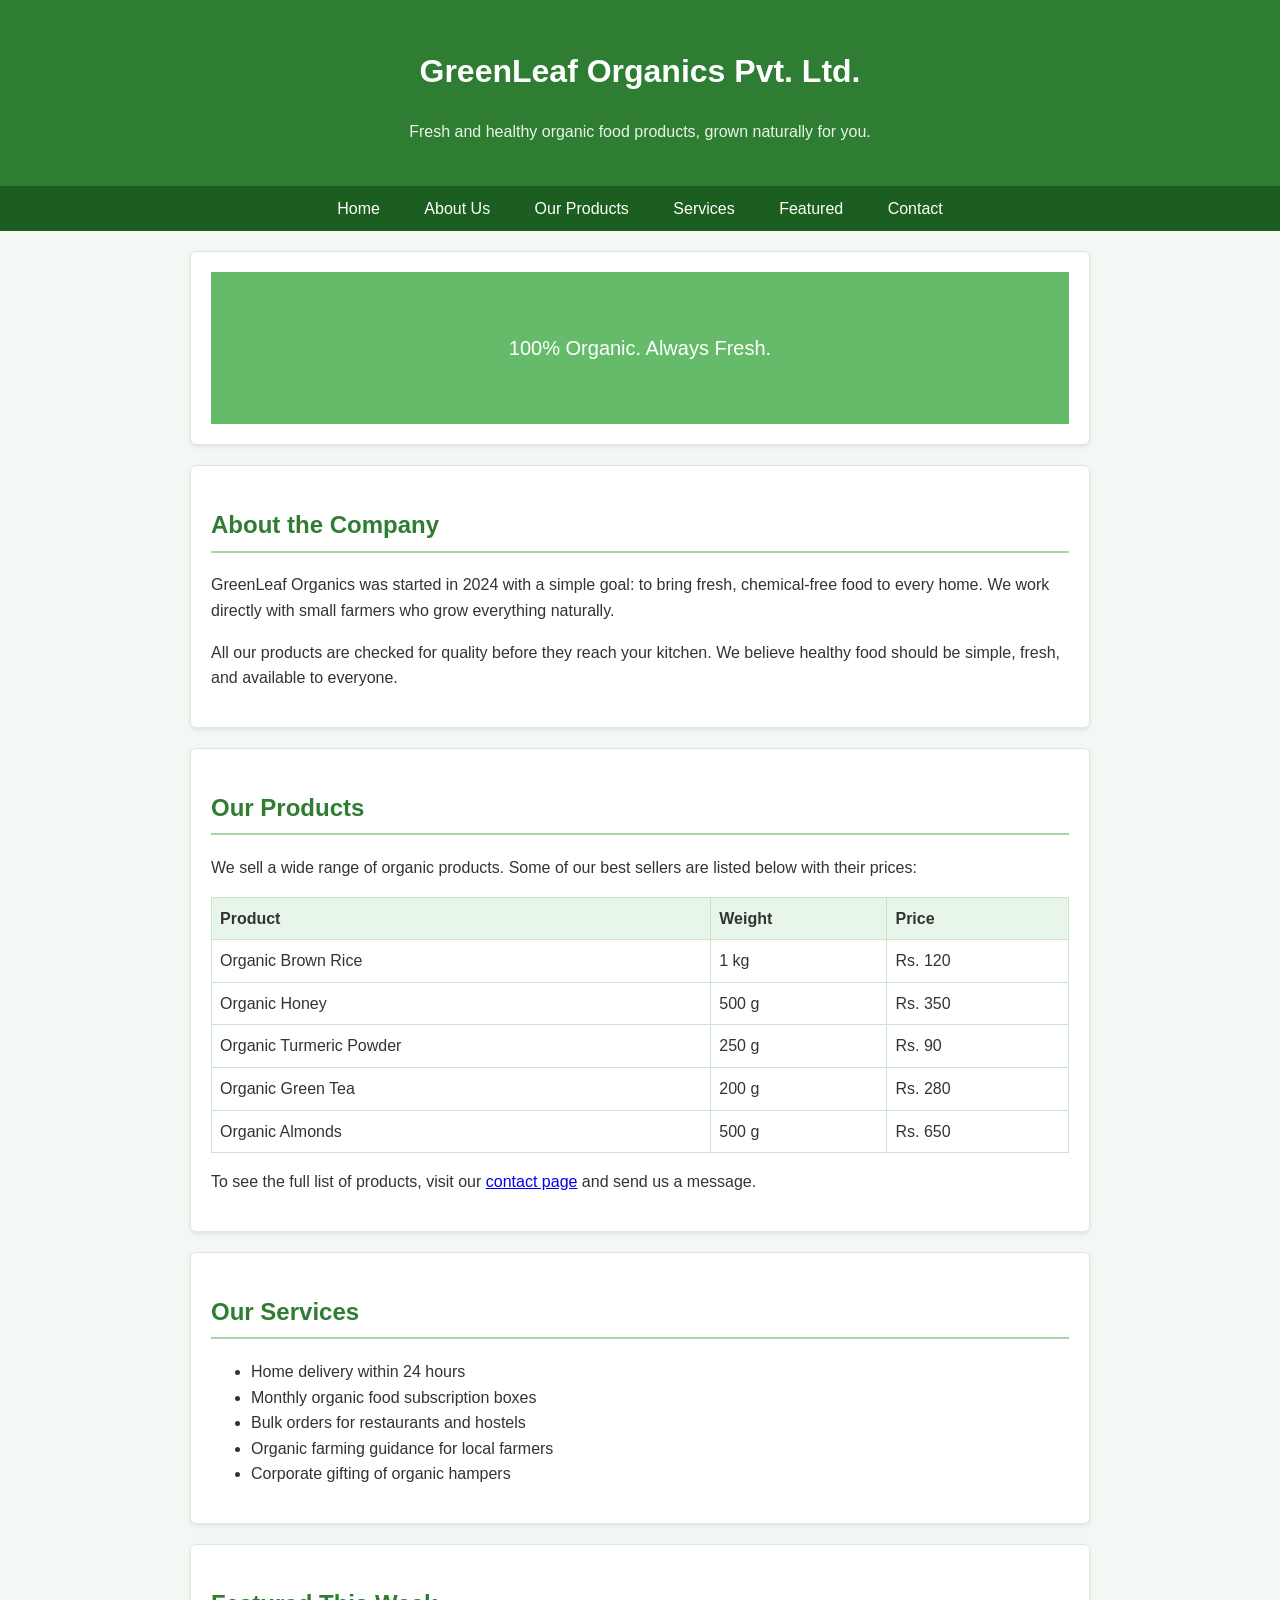
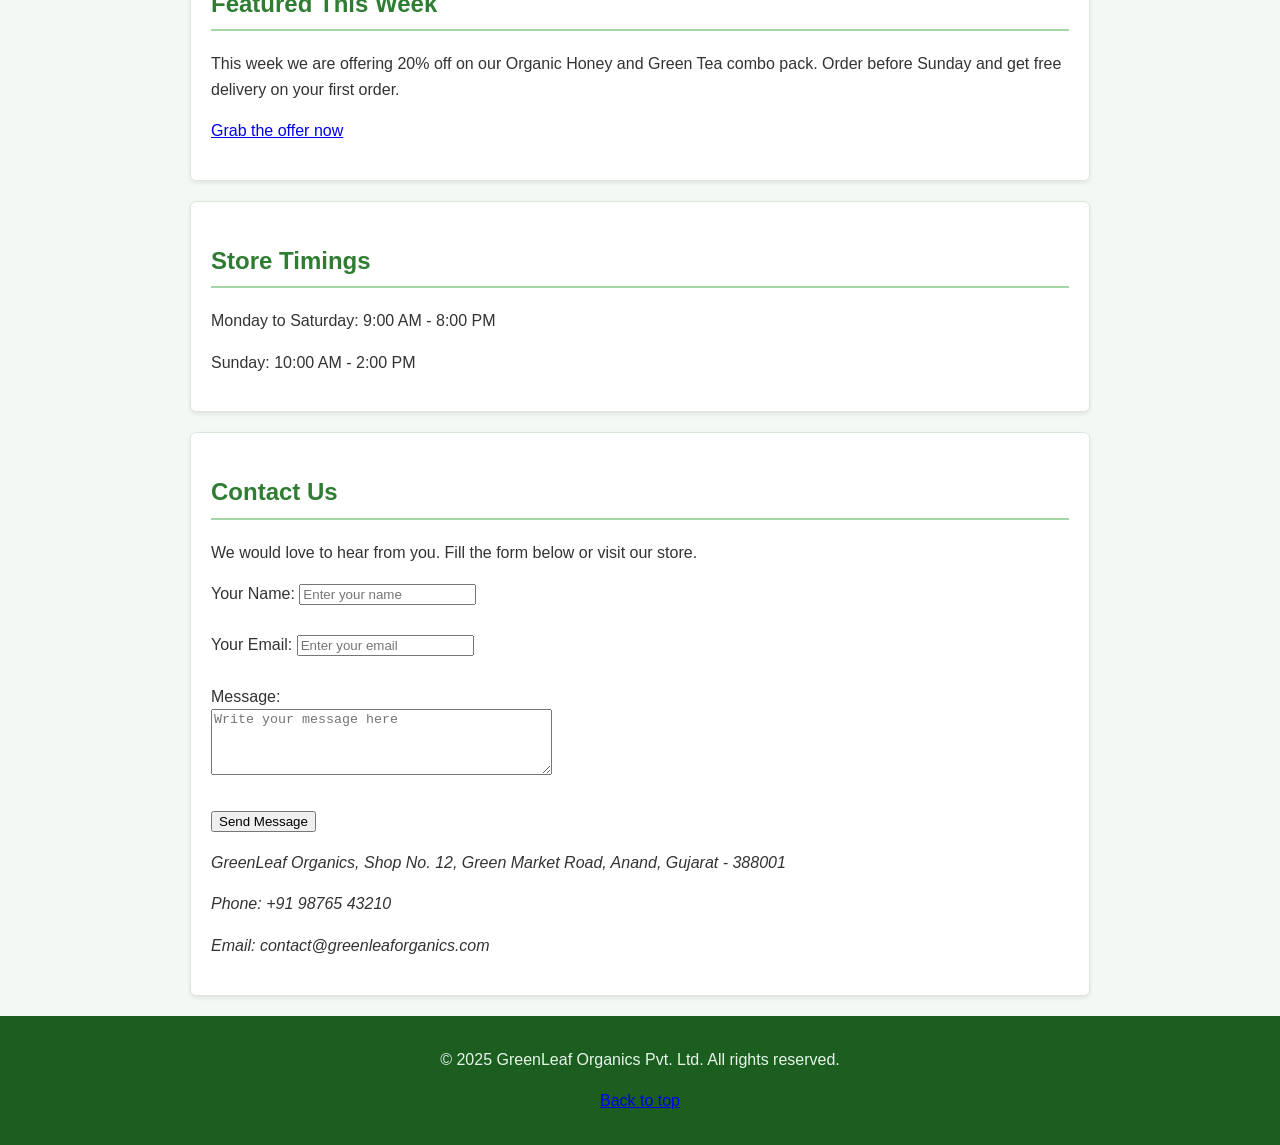
<file: practical 1 /index.html>
<!DOCTYPE html>
<html lang="en">
<head>
    <meta charset="UTF-8">
    <meta name="viewport" content="width=device-width, initial-scale=1.0">
    <meta name="author" content="GreenLeaf Organics Pvt. Ltd.">
    <meta name="description" content="Official homepage of GreenLeaf Organics. We sell fresh organic food products and promote healthy living.">
    <title>GreenLeaf Organics | Home</title>
    <link rel="stylesheet" href="style.css">
</head>
<body>

    <header>
        <h1>GreenLeaf Organics Pvt. Ltd.</h1>
        <p>Fresh and healthy organic food products, grown naturally for you.</p>
    </header>

    <nav>
        <ul>
            <li><a href="#home">Home</a></li>
            <li><a href="#about">About Us</a></li>
            <li><a href="#products">Our Products</a></li>
            <li><a href="#services">Services</a></li>
            <li><a href="#featured">Featured</a></li>
            <li><a href="#contact">Contact</a></li>
        </ul>
    </nav>

    <main>

        <section id="home">
            <div class="banner">
                <p>100% Organic. Always Fresh.</p>
            </div>
        </section>

        <section id="about">
            <h2>About the Company</h2>
            <article>
                <p>GreenLeaf Organics was started in 2024 with a simple goal: to bring fresh, chemical-free food to every home. We work directly with small farmers who grow everything naturally.</p>
                <p>All our products are checked for quality before they reach your kitchen. We believe healthy food should be simple, fresh, and available to everyone.</p>
            </article>
        </section>

        <section id="products">
            <h2>Our Products</h2>
            <article>
                <p>We sell a wide range of organic products. Some of our best sellers are listed below with their prices:</p>
                <table>
                    <tr>
                        <th>Product</th>
                        <th>Weight</th>
                        <th>Price</th>
                    </tr>
                    <tr>
                        <td>Organic Brown Rice</td>
                        <td>1 kg</td>
                        <td>Rs. 120</td>
                    </tr>
                    <tr>
                        <td>Organic Honey</td>
                        <td>500 g</td>
                        <td>Rs. 350</td>
                    </tr>
                    <tr>
                        <td>Organic Turmeric Powder</td>
                        <td>250 g</td>
                        <td>Rs. 90</td>
                    </tr>
                    <tr>
                        <td>Organic Green Tea</td>
                        <td>200 g</td>
                        <td>Rs. 280</td>
                    </tr>
                    <tr>
                        <td>Organic Almonds</td>
                        <td>500 g</td>
                        <td>Rs. 650</td>
                    </tr>
                </table>
                <p>To see the full list of products, visit our <a href="#contact">contact page</a> and send us a message.</p>
            </article>
        </section>

        <section id="services">
            <h2>Our Services</h2>
            <article>
                <ul>
                    <li>Home delivery within 24 hours</li>
                    <li>Monthly organic food subscription boxes</li>
                    <li>Bulk orders for restaurants and hostels</li>
                    <li>Organic farming guidance for local farmers</li>
                    <li>Corporate gifting of organic hampers</li>
                </ul>
            </article>
        </section>

        <section id="featured">
            <h2>Featured This Week</h2>
            <article>
                <p>This week we are offering 20% off on our Organic Honey and Green Tea combo pack. Order before Sunday and get free delivery on your first order.</p>
                <p><a href="#contact">Grab the offer now</a></p>
            </article>
        </section>

        <aside>
            <h2>Store Timings</h2>
            <p>Monday to Saturday: 9:00 AM - 8:00 PM</p>
            <p>Sunday: 10:00 AM - 2:00 PM</p>
        </aside>

        <section id="contact">
            <h2>Contact Us</h2>
            <article>
                <p>We would love to hear from you. Fill the form below or visit our store.</p>
                <form action="#" method="post">
                    <label for="name">Your Name:</label>
                    <input type="text" id="name" name="name" placeholder="Enter your name" required>
                    <br><br>
                    <label for="email">Your Email:</label>
                    <input type="email" id="email" name="email" placeholder="Enter your email" required>
                    <br><br>
                    <label for="message">Message:</label>
                    <br>
                    <textarea id="message" name="message" rows="4" cols="40" placeholder="Write your message here"></textarea>
                    <br><br>
                    <input type="submit" value="Send Message">
                </form>
                <address>
                    <p>GreenLeaf Organics, Shop No. 12, Green Market Road, Anand, Gujarat - 388001</p>
                    <p>Phone: +91 98765 43210</p>
                    <p>Email: contact@greenleaforganics.com</p>
                </address>
            </article>
        </section>

    </main>

    <footer>
        <p>&copy; 2025 GreenLeaf Organics Pvt. Ltd. All rights reserved.</p>
        <p><a href="#home">Back to top</a></p>
    </footer>

</body>
</html>
</file>
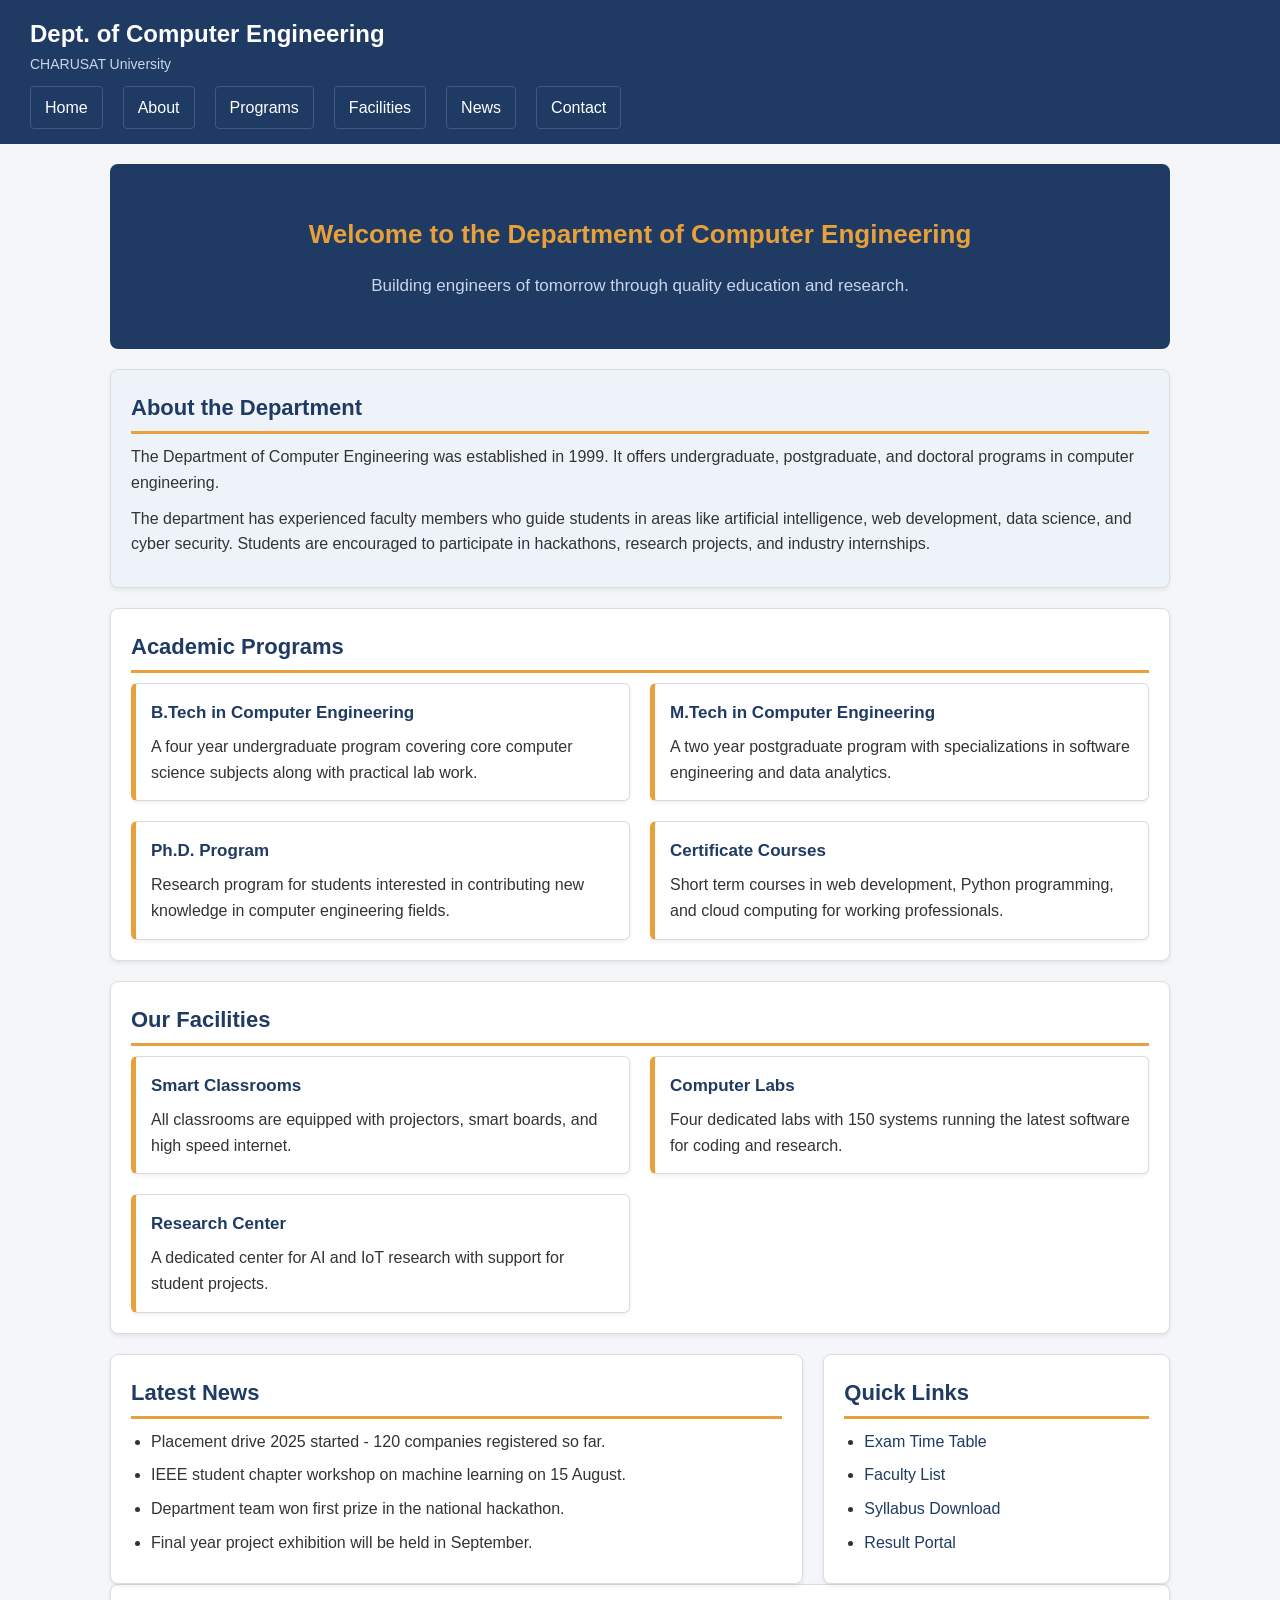
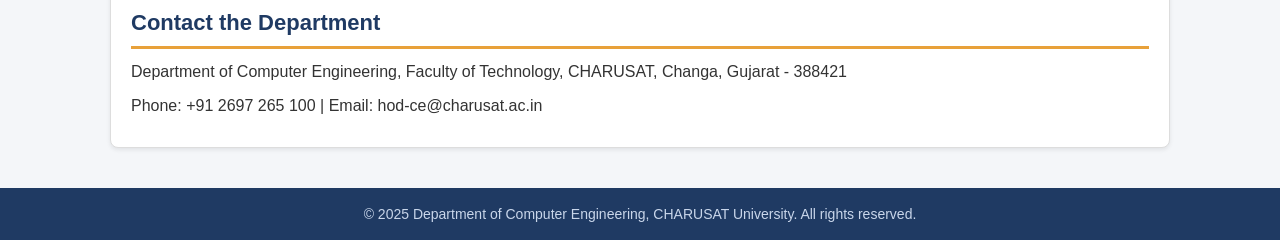
<file: practical 2/index.html>
<!DOCTYPE html>
<html lang="en">
<head>
    <meta charset="UTF-8">
    <meta name="viewport" content="width=device-width, initial-scale=1.0">
    <meta name="author" content="Department of Computer Engineering, CHARUSAT University">
    <meta name="description" content="Official homepage of the Department of Computer Engineering, CHARUSAT University.">
    <title>Department of Computer Engineering | CHARUSAT</title>
    <link rel="stylesheet" href="style.css">
</head>
<body>

    <header>
        <div class="logo">
            <h1>Dept. of Computer Engineering</h1>
            <p>CHARUSAT University</p>
        </div>
        <nav>
            <a href="#home">Home</a>
            <a href="#about">About</a>
            <a href="#programs">Programs</a>
            <a href="#facilities">Facilities</a>
            <a href="#news">News</a>
            <a href="#contact">Contact</a>
        </nav>
    </header>

    <main>

        <div class="banner">
            <h2>Welcome to the Department of Computer Engineering</h2>
            <p>Building engineers of tomorrow through quality education and research.</p>
        </div>

        <section id="about">
            <h2>About the Department</h2>
            <p>The Department of Computer Engineering was established in 1999. It offers undergraduate, postgraduate, and doctoral programs in computer engineering.</p>
            <p>The department has experienced faculty members who guide students in areas like artificial intelligence, web development, data science, and cyber security. Students are encouraged to participate in hackathons, research projects, and industry internships.</p>
        </section>

        <section id="programs">
            <h2>Academic Programs</h2>
            <div class="card-grid">
                <article class="card">
                    <h3>B.Tech in Computer Engineering</h3>
                    <p>A four year undergraduate program covering core computer science subjects along with practical lab work.</p>
                </article>
                <article class="card">
                    <h3>M.Tech in Computer Engineering</h3>
                    <p>A two year postgraduate program with specializations in software engineering and data analytics.</p>
                </article>
                <article class="card">
                    <h3>Ph.D. Program</h3>
                    <p>Research program for students interested in contributing new knowledge in computer engineering fields.</p>
                </article>
                <article class="card">
                    <h3>Certificate Courses</h3>
                    <p>Short term courses in web development, Python programming, and cloud computing for working professionals.</p>
                </article>
            </div>
        </section>

        <section id="facilities">
            <h2>Our Facilities</h2>
            <div class="card-grid">
                <article class="card">
                    <h3>Smart Classrooms</h3>
                    <p>All classrooms are equipped with projectors, smart boards, and high speed internet.</p>
                </article>
                <article class="card">
                    <h3>Computer Labs</h3>
                    <p>Four dedicated labs with 150 systems running the latest software for coding and research.</p>
                </article>
                <article class="card">
                    <h3>Research Center</h3>
                    <p>A dedicated center for AI and IoT research with support for student projects.</p>
                </article>
            </div>
        </section>

        <div class="side-layout">

            <section id="news">
                <h2>Latest News</h2>
                <ul>
                    <li>Placement drive 2025 started - 120 companies registered so far.</li>
                    <li>IEEE student chapter workshop on machine learning on 15 August.</li>
                    <li>Department team won first prize in the national hackathon.</li>
                    <li>Final year project exhibition will be held in September.</li>
                </ul>
            </section>

            <aside>
                <h2>Quick Links</h2>
                <ul>
                    <li><a href="#">Exam Time Table</a></li>
                    <li><a href="#">Faculty List</a></li>
                    <li><a href="#">Syllabus Download</a></li>
                    <li><a href="#">Result Portal</a></li>
                </ul>
            </aside>

        </div>

        <section id="contact">
            <h2>Contact the Department</h2>
            <p>Department of Computer Engineering, Faculty of Technology, CHARUSAT, Changa, Gujarat - 388421</p>
            <p>Phone: +91 2697 265 100 | Email: hod-ce@charusat.ac.in</p>
        </section>

    </main>

    <footer>
        <p>&copy; 2025 Department of Computer Engineering, CHARUSAT University. All rights reserved.</p>
    </footer>

</body>
</html>
</file>
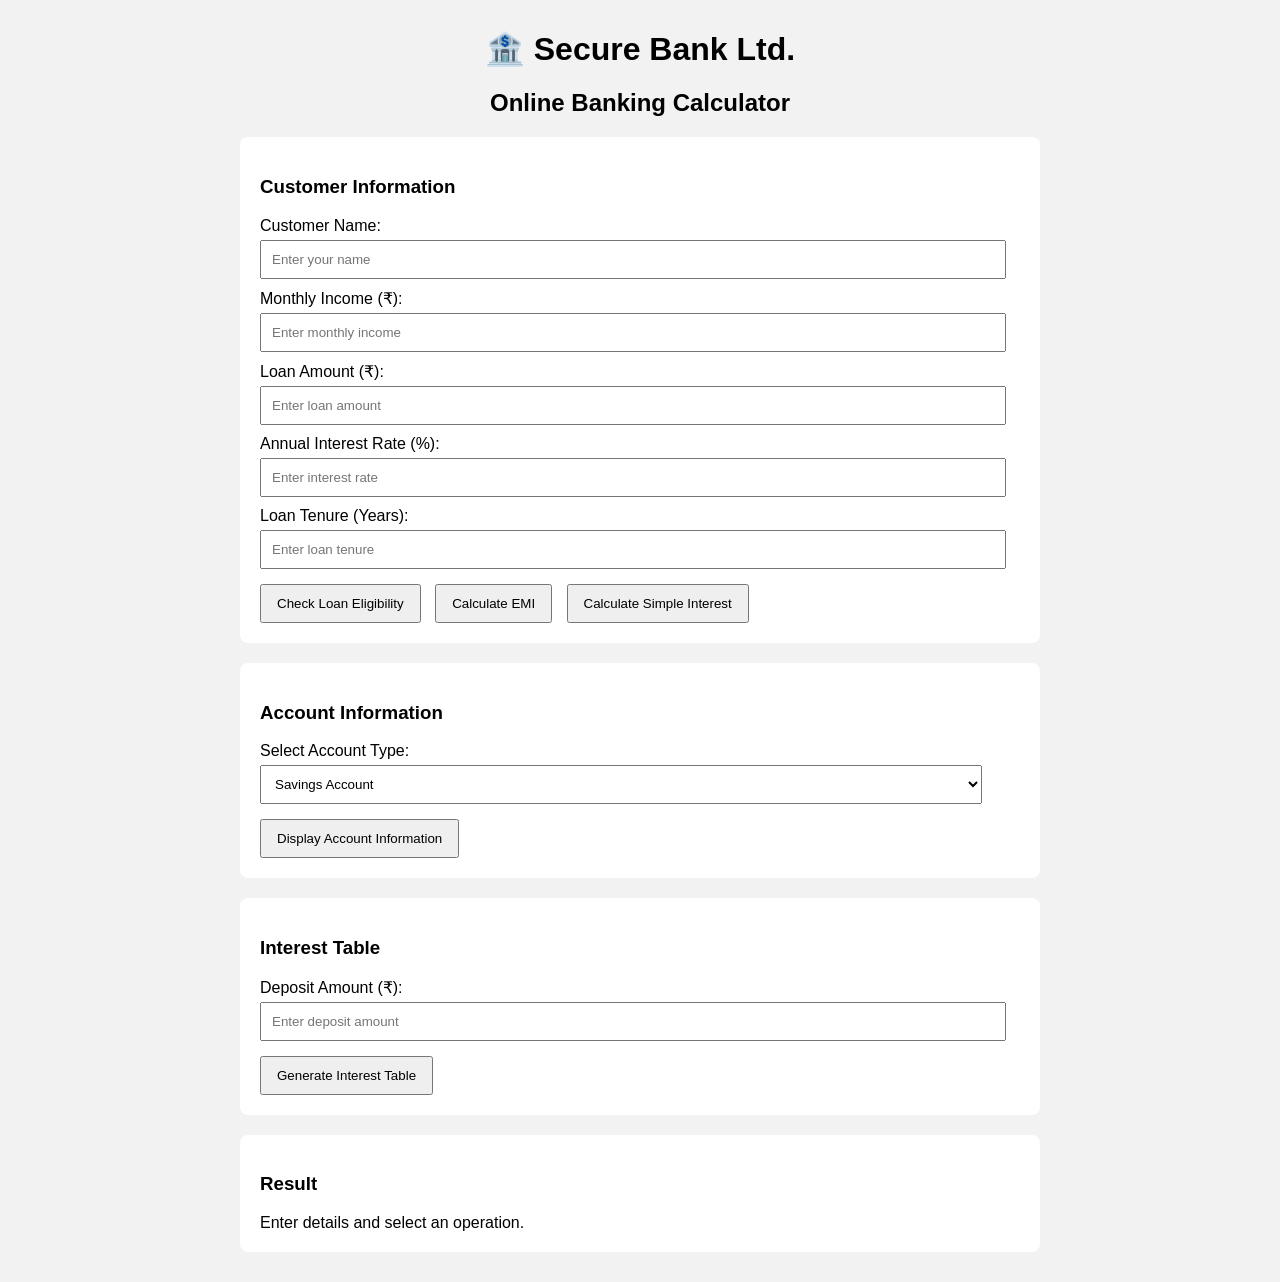
<file: practical-3/index.html>
<!DOCTYPE html>
<html lang="en">
<head>
    <meta charset="UTF-8">
    <meta name="viewport" content="width=device-width, initial-scale=1.0">
    <title>Secure Bank Ltd. - Banking Utilities</title>

    <!-- External CSS -->
    <link rel="stylesheet" href="style.css">
</head>

<body>

    <div class="container">
        <h1>🏦 Secure Bank Ltd.</h1>
        <h2>Online Banking Calculator</h2>

        <!-- Customer Information -->
        <div class="card">
            <h3>Customer Information</h3>

            <label>Customer Name:</label>
            <input type="text" id="customerName"
                   placeholder="Enter your name">

            <label>Monthly Income (₹):</label>
            <input type="number" id="income"
                   placeholder="Enter monthly income">

            <label>Loan Amount (₹):</label>
            <input type="number" id="loanAmount"
                   placeholder="Enter loan amount">

            <label>Annual Interest Rate (%):</label>
            <input type="number" id="interestRate"
                   placeholder="Enter interest rate">

            <label>Loan Tenure (Years):</label>
            <input type="number" id="loanYears"
                   placeholder="Enter loan tenure">

            <button onclick="checkLoanEligibility()">
                Check Loan Eligibility
            </button>

            <button onclick="calculateEMI()">
                Calculate EMI
            </button>

            <button onclick="calculateSimpleInterest()">
                Calculate Simple Interest
            </button>

        </div>


        <!-- Account Type -->
        <div class="card">
            <h3>Account Information</h3>

            <label>Select Account Type:</label>

            <select id="accountType">
                <option value="savings">Savings Account</option>
                <option value="current">Current Account</option>
                <option value="fixed">Fixed Deposit</option>
            </select>

            <button onclick="displayAccountInfo()">
                Display Account Information
            </button>
        </div>


        <!-- Interest Table -->
        <div class="card">
            <h3>Interest Table</h3>

            <label>Deposit Amount (₹):</label>
            <input type="number" id="depositAmount"
                   placeholder="Enter deposit amount">

            <button onclick="generateInterestTable()">
                Generate Interest Table
            </button>
        </div>


        <!-- Result -->
        <div class="result">
            <h3>Result</h3>
            <div id="output">
                Enter details and select an operation.
            </div>
        </div>

    </div>

    <!-- External JavaScript File -->
    <script src="script.js"></script>

</body>
</html>
</file>
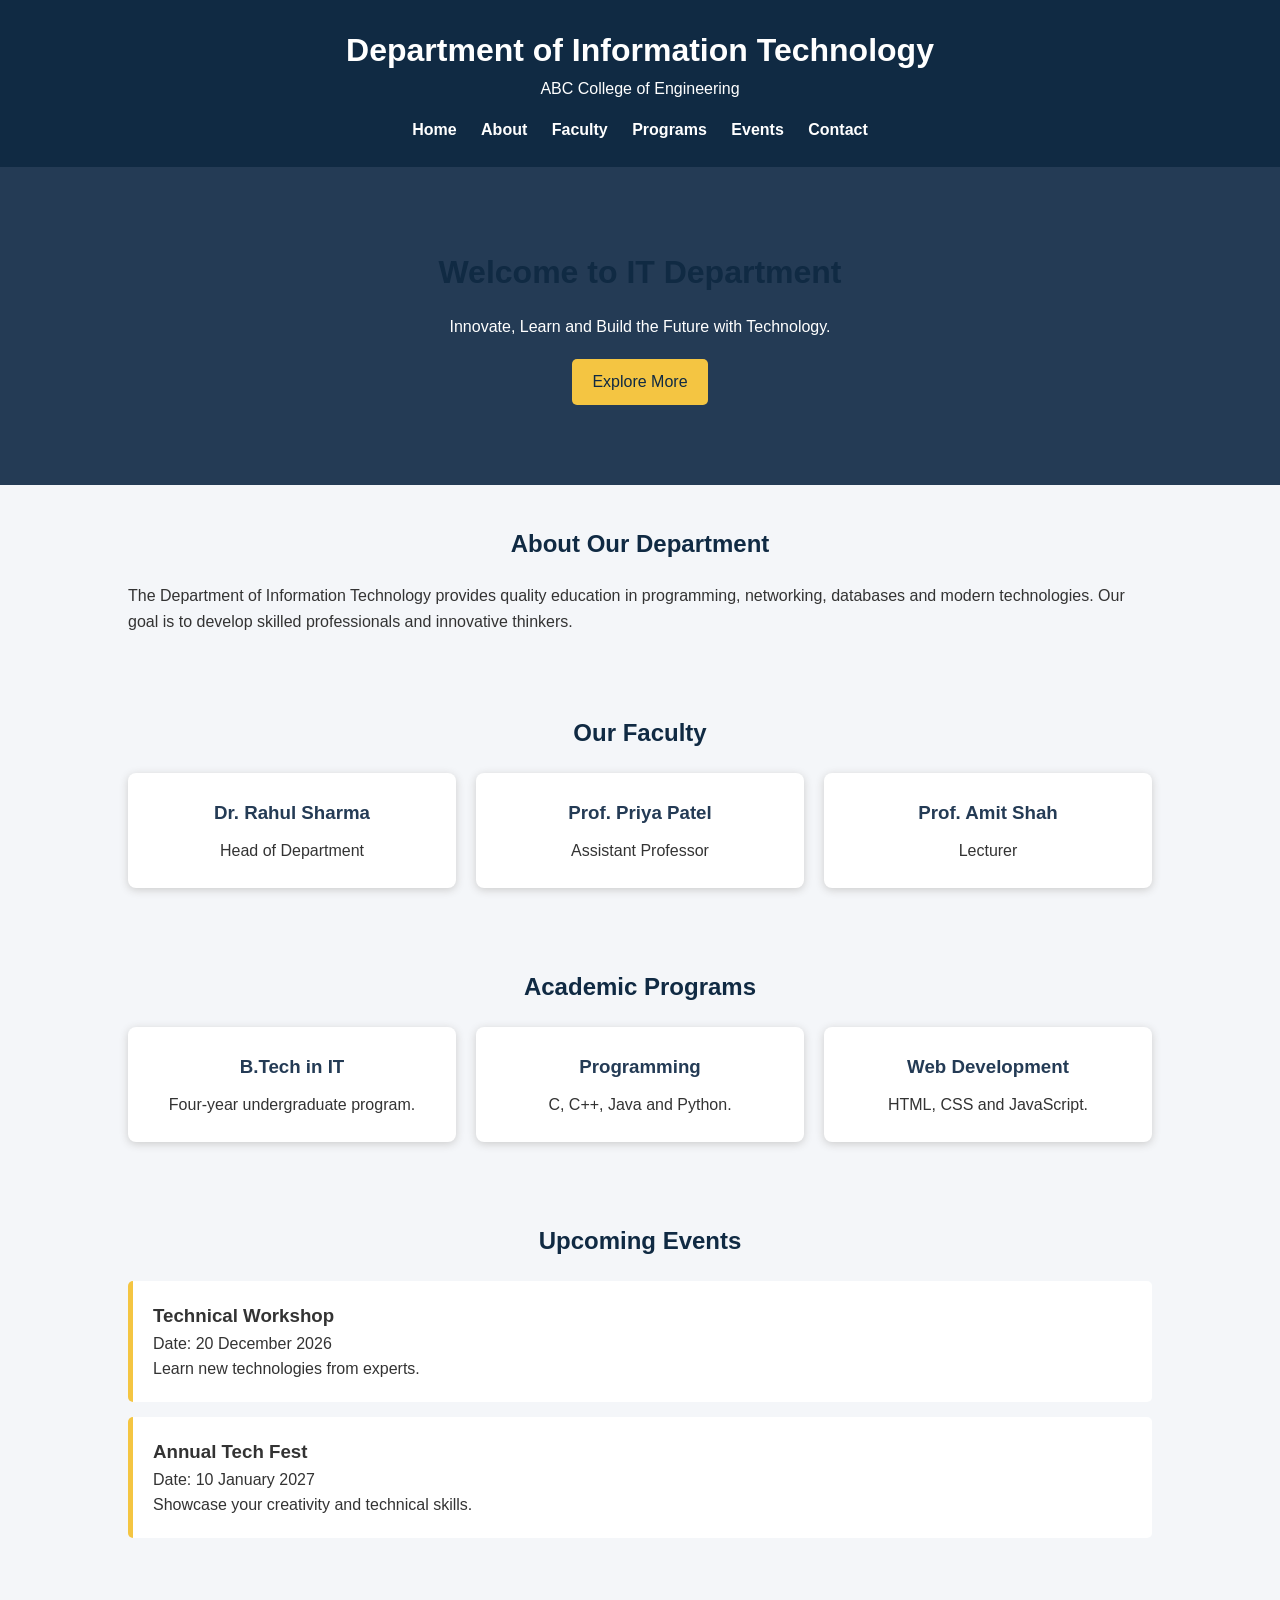
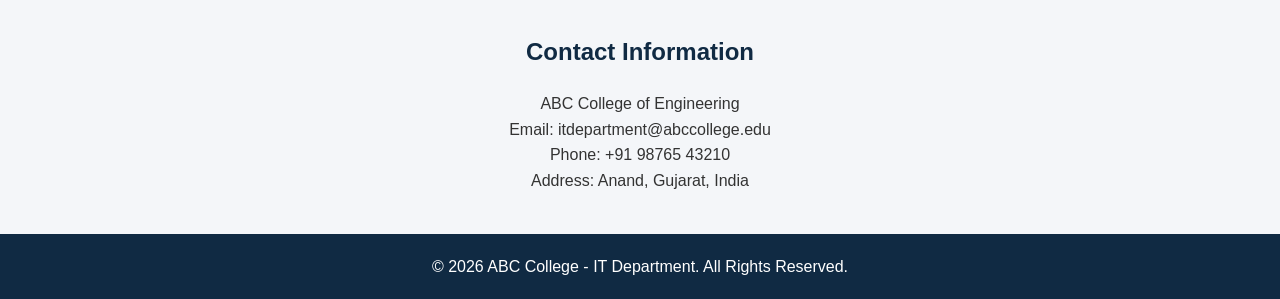
<file: practical 1 /supplymentry-1/index.html>
<!DOCTYPE html>
<html lang="en">
<head>
    <meta charset="UTF-8">
    <meta name="viewport" content="width=device-width, initial-scale=1.0">
    <title>IT Department | ABC College</title>
    <link rel="stylesheet" href="style.css">
</head>
<body>

    <header>
        <h1>Department of Information Technology</h1>
        <p>ABC College of Engineering</p>

        <nav>
            <a href="#home">Home</a>
            <a href="#about">About</a>
            <a href="#faculty">Faculty</a>
            <a href="#programs">Programs</a>
            <a href="#events">Events</a>
            <a href="#contact">Contact</a>
        </nav>
    </header>

    <main>

        <section id="home" class="hero">
            <h2>Welcome to IT Department</h2>
            <p>Innovate, Learn and Build the Future with Technology.</p>
            <a href="#about" class="btn">Explore More</a>
        </section>

        <section id="about">
            <h2>About Our Department</h2>
            <p>
                The Department of Information Technology
                provides quality education in programming,
                networking, databases and modern technologies.
                Our goal is to develop skilled professionals
                and innovative thinkers.
            </p>
        </section>

        <section id="faculty">
            <h2>Our Faculty</h2>
            <div class="cards">
                <article class="card">
                    <h3>Dr. Rahul Sharma</h3>
                    <p>Head of Department</p>
                </article>

                <article class="card">
                    <h3>Prof. Priya Patel</h3>
                    <p>Assistant Professor</p>
                </article>

                <article class="card">
                    <h3>Prof. Amit Shah</h3>
                    <p>Lecturer</p>
                </article>
            </div>
        </section>

        <section id="programs">
            <h2>Academic Programs</h2>
            <div class="cards">
                <article class="card">
                    <h3>B.Tech in IT</h3>
                    <p>Four-year undergraduate program.</p>
                </article>

                <article class="card">
                    <h3>Programming</h3>
                    <p>C, C++, Java and Python.</p>
                </article>

                <article class="card">
                    <h3>Web Development</h3>
                    <p>HTML, CSS and JavaScript.</p>
                </article>
            </div>
        </section>

        <section id="events">
            <h2>Upcoming Events</h2>
            <article class="event">
                <h3>Technical Workshop</h3>
                <p>Date: 20 December 2026</p>
                <p>Learn new technologies from experts.</p>
            </article>

            <article class="event">
                <h3>Annual Tech Fest</h3>
                <p>Date: 10 January 2027</p>
                <p>Showcase your creativity and technical skills.</p>
            </article>
        </section>

        <section id="contact">
            <h2>Contact Information</h2>
            <address>
                <p>ABC College of Engineering</p>
                <p>Email: itdepartment@abccollege.edu</p>
                <p>Phone: +91 98765 43210</p>
                <p>Address: Anand, Gujarat, India</p>
            </address>
        </section>

    </main>

    <footer>
        <p>&copy; 2026 ABC College - IT Department.
        All Rights Reserved.</p>
    </footer>

</body>
</html>
</file>
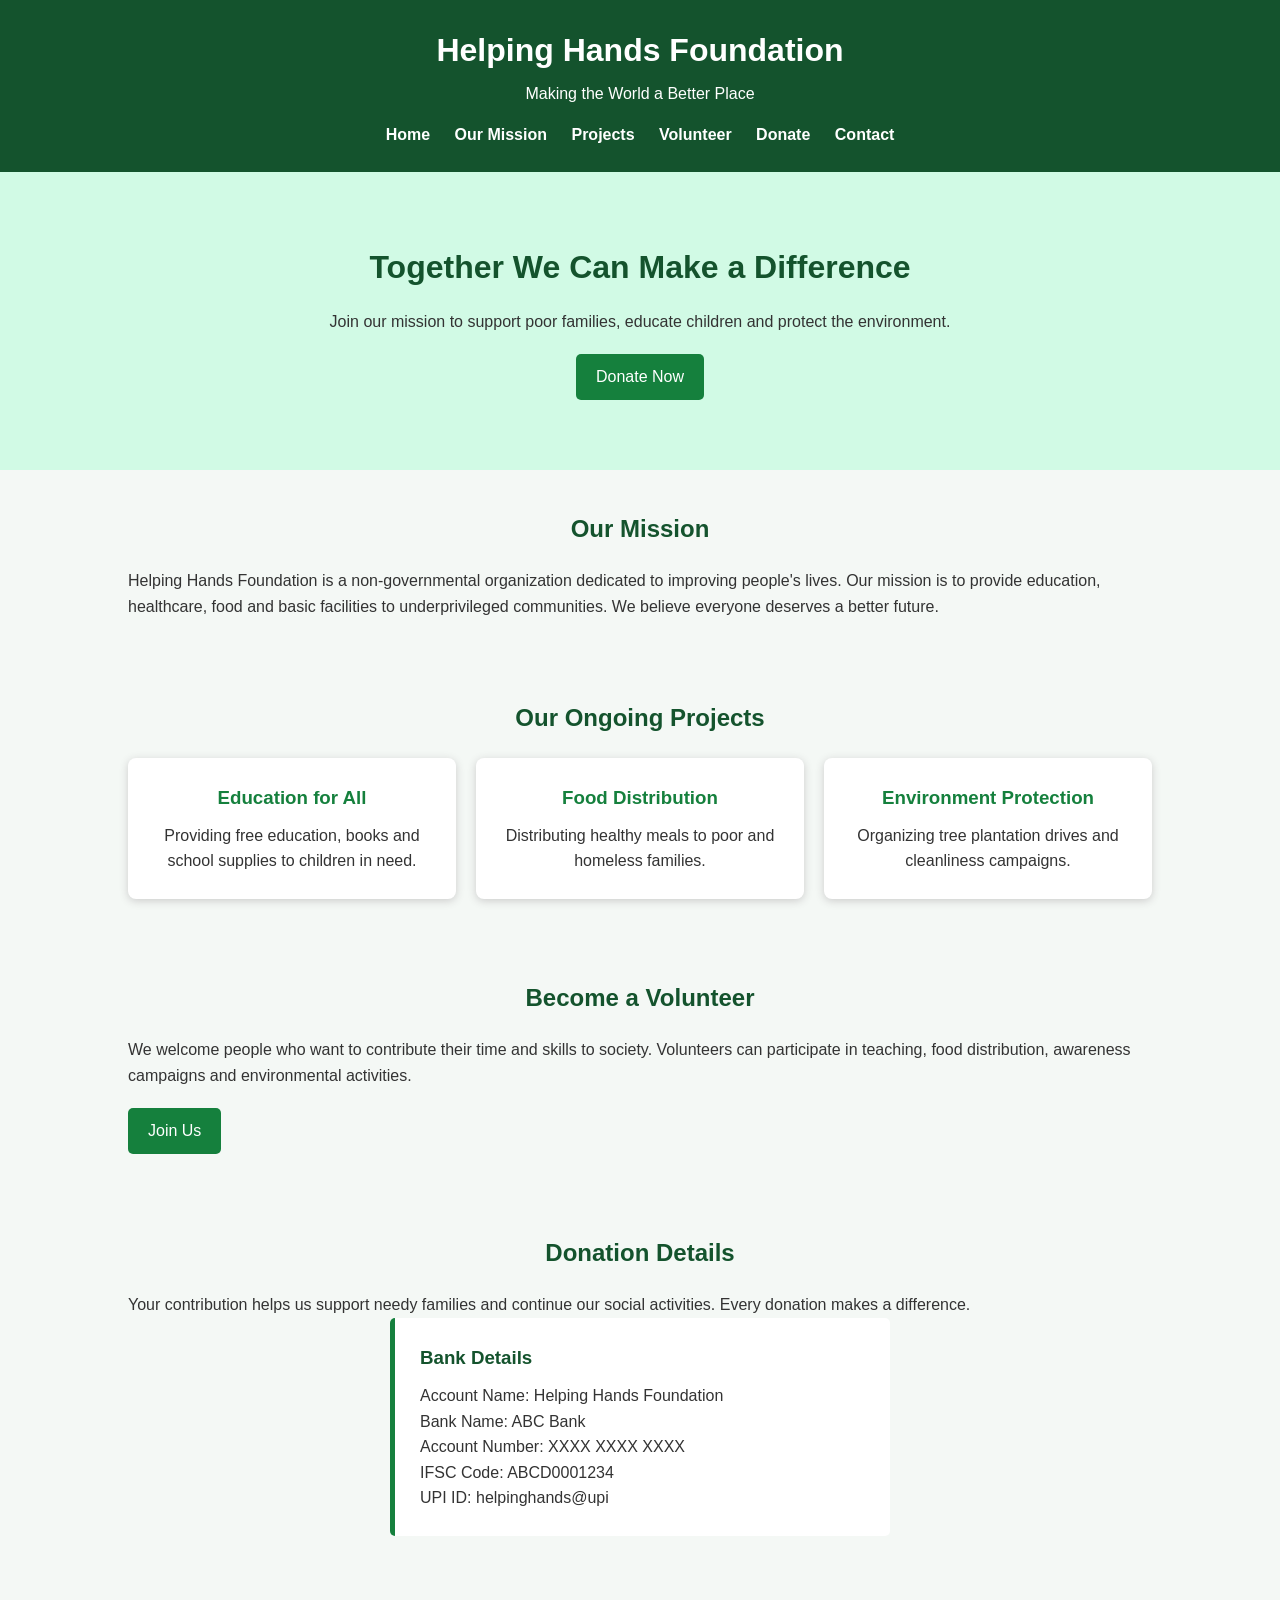
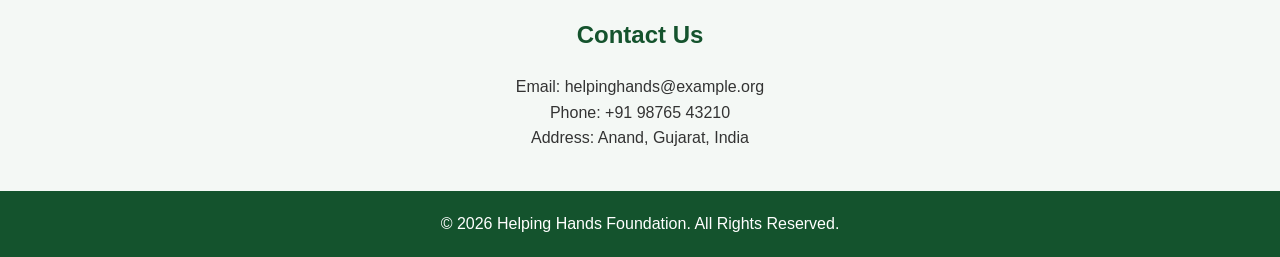
<file: practical 1 /supplymentry-2/index.html>
<!DOCTYPE html>
<html lang="en">
<head>
    <meta charset="UTF-8">
    <meta name="viewport" content="width=device-width, initial-scale=1.0">
    <title>Helping Hands Foundation</title>
    <link rel="stylesheet" href="style.css">
</head>
<body>

    <!-- Header Section -->
    <header>
        <h1>Helping Hands Foundation</h1>
        <p>Making the World a Better Place</p>

        <nav>
            <a href="#home">Home</a>
            <a href="#mission">Our Mission</a>
            <a href="#projects">Projects</a>
            <a href="#volunteer">Volunteer</a>
            <a href="#donate">Donate</a>
            <a href="#contact">Contact</a>
        </nav>
    </header>

    <main>

        <!-- Home Section -->
        <section id="home" class="hero">
            <h2>Together We Can Make a Difference</h2>
            <p>
                Join our mission to support poor families,
                educate children and protect the environment.
            </p>
            <a href="#donate" class="btn">Donate Now</a>
        </section>

        <!-- Mission Section -->
        <section id="mission">
            <h2>Our Mission</h2>
            <p>
                Helping Hands Foundation is a non-governmental
                organization dedicated to improving people's lives.
                Our mission is to provide education, healthcare,
                food and basic facilities to underprivileged communities.
                We believe everyone deserves a better future.
            </p>
        </section>

        <!-- Projects Section -->
        <section id="projects">
            <h2>Our Ongoing Projects</h2>

            <div class="cards">

                <article class="card">
                    <h3>Education for All</h3>
                    <p>
                        Providing free education, books and
                        school supplies to children in need.
                    </p>
                </article>

                <article class="card">
                    <h3>Food Distribution</h3>
                    <p>
                        Distributing healthy meals to poor
                        and homeless families.
                    </p>
                </article>

                <article class="card">
                    <h3>Environment Protection</h3>
                    <p>
                        Organizing tree plantation drives
                        and cleanliness campaigns.
                    </p>
                </article>

            </div>
        </section>

        <!-- Volunteer Section -->
        <section id="volunteer">
            <h2>Become a Volunteer</h2>
            <p>
                We welcome people who want to contribute
                their time and skills to society.
                Volunteers can participate in teaching,
                food distribution, awareness campaigns
                and environmental activities.
            </p>
            <a href="#contact" class="btn">Join Us</a>
        </section>

        <!-- Donation Section -->
        <section id="donate">
            <h2>Donation Details</h2>
            <p>
                Your contribution helps us support needy
                families and continue our social activities.
                Every donation makes a difference.
            </p>

            <div class="donation-box">
                <h3>Bank Details</h3>
                <p>Account Name: Helping Hands Foundation</p>
                <p>Bank Name: ABC Bank</p>
                <p>Account Number: XXXX XXXX XXXX</p>
                <p>IFSC Code: ABCD0001234</p>
                <p>UPI ID: helpinghands@upi</p>
            </div>
        </section>

        <!-- Contact Section -->
        <section id="contact">
            <h2>Contact Us</h2>

            <address>
                <p>Email: helpinghands@example.org</p>
                <p>Phone: +91 98765 43210</p>
                <p>Address: Anand, Gujarat, India</p>
            </address>
        </section>

    </main>

    <!-- Footer Section -->
    <footer>
        <p>
            &copy; 2026 Helping Hands Foundation.
            All Rights Reserved.
        </p>
    </footer>

</body>
</html>
</file>
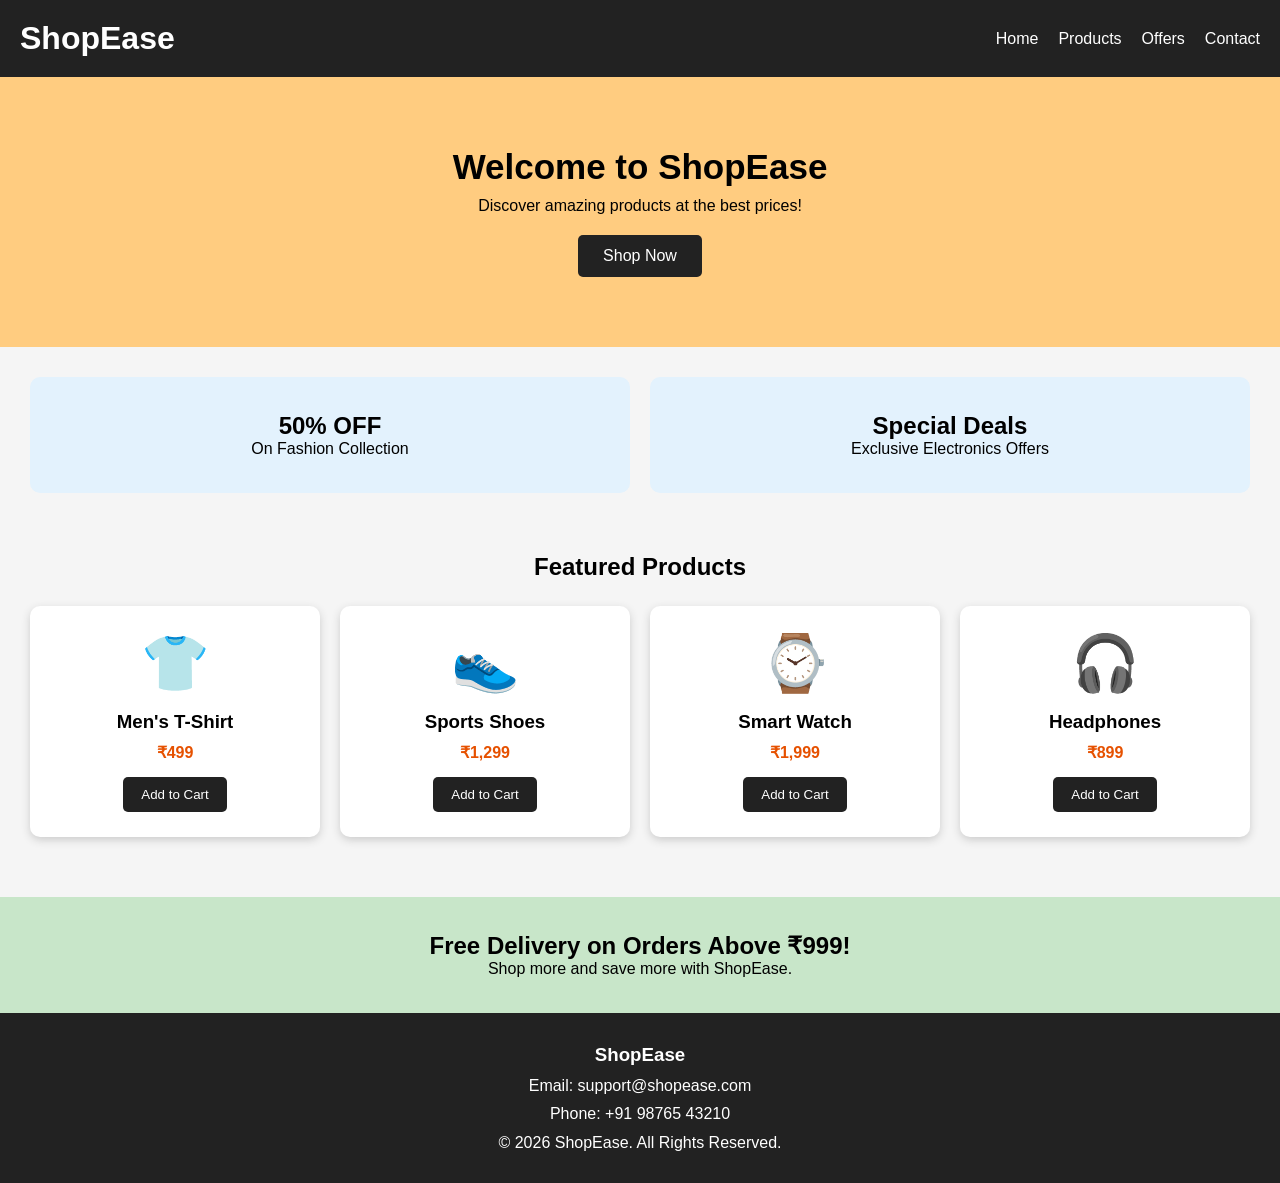
<file: practical 2/supplymentry-2/index.html>
<!DOCTYPE html>
<html lang="en">
<head>
    <meta charset="UTF-8">
    <meta name="viewport" content="width=device-width, initial-scale=1.0">
    <title>ShopEase - Online Shopping</title>
    <link rel="stylesheet" href="style.css">
</head>
<body>

<header>
    <h1>ShopEase</h1>
    <nav>
        <a href="#home">Home</a>
        <a href="#products">Products</a>
        <a href="#offers">Offers</a>
        <a href="#contact">Contact</a>
    </nav>
</header>

<section id="home" class="banner">
    <h2>Welcome to ShopEase</h2>
    <p>Discover amazing products at the best prices!</p>
    <a href="#products" class="btn">Shop Now</a>
</section>

<section id="offers" class="offers">
    <div class="offer">
        <h2>50% OFF</h2>
        <p>On Fashion Collection</p>
    </div>
    <div class="offer">
        <h2>Special Deals</h2>
        <p>Exclusive Electronics Offers</p>
    </div>
</section>

<section id="products">
    <h2>Featured Products</h2>

    <div class="product-grid">

        <div class="product">
            <div class="product-image">👕</div>
            <h3>Men's T-Shirt</h3>
            <p>₹499</p>
            <button>Add to Cart</button>
        </div>

        <div class="product">
            <div class="product-image">👟</div>
            <h3>Sports Shoes</h3>
            <p>₹1,299</p>
            <button>Add to Cart</button>
        </div>

        <div class="product">
            <div class="product-image">⌚</div>
            <h3>Smart Watch</h3>
            <p>₹1,999</p>
            <button>Add to Cart</button>
        </div>

        <div class="product">
            <div class="product-image">🎧</div>
            <h3>Headphones</h3>
            <p>₹899</p>
            <button>Add to Cart</button>
        </div>

    </div>
</section>

<section class="delivery">
    <h2>Free Delivery on Orders Above ₹999!</h2>
    <p>Shop more and save more with ShopEase.</p>
</section>

<footer id="contact">
    <h3>ShopEase</h3>
    <p>Email: support@shopease.com</p>
    <p>Phone: +91 98765 43210</p>
    <p>&copy; 2026 ShopEase. All Rights Reserved.</p>
</footer>

</body>
</html>
</file>
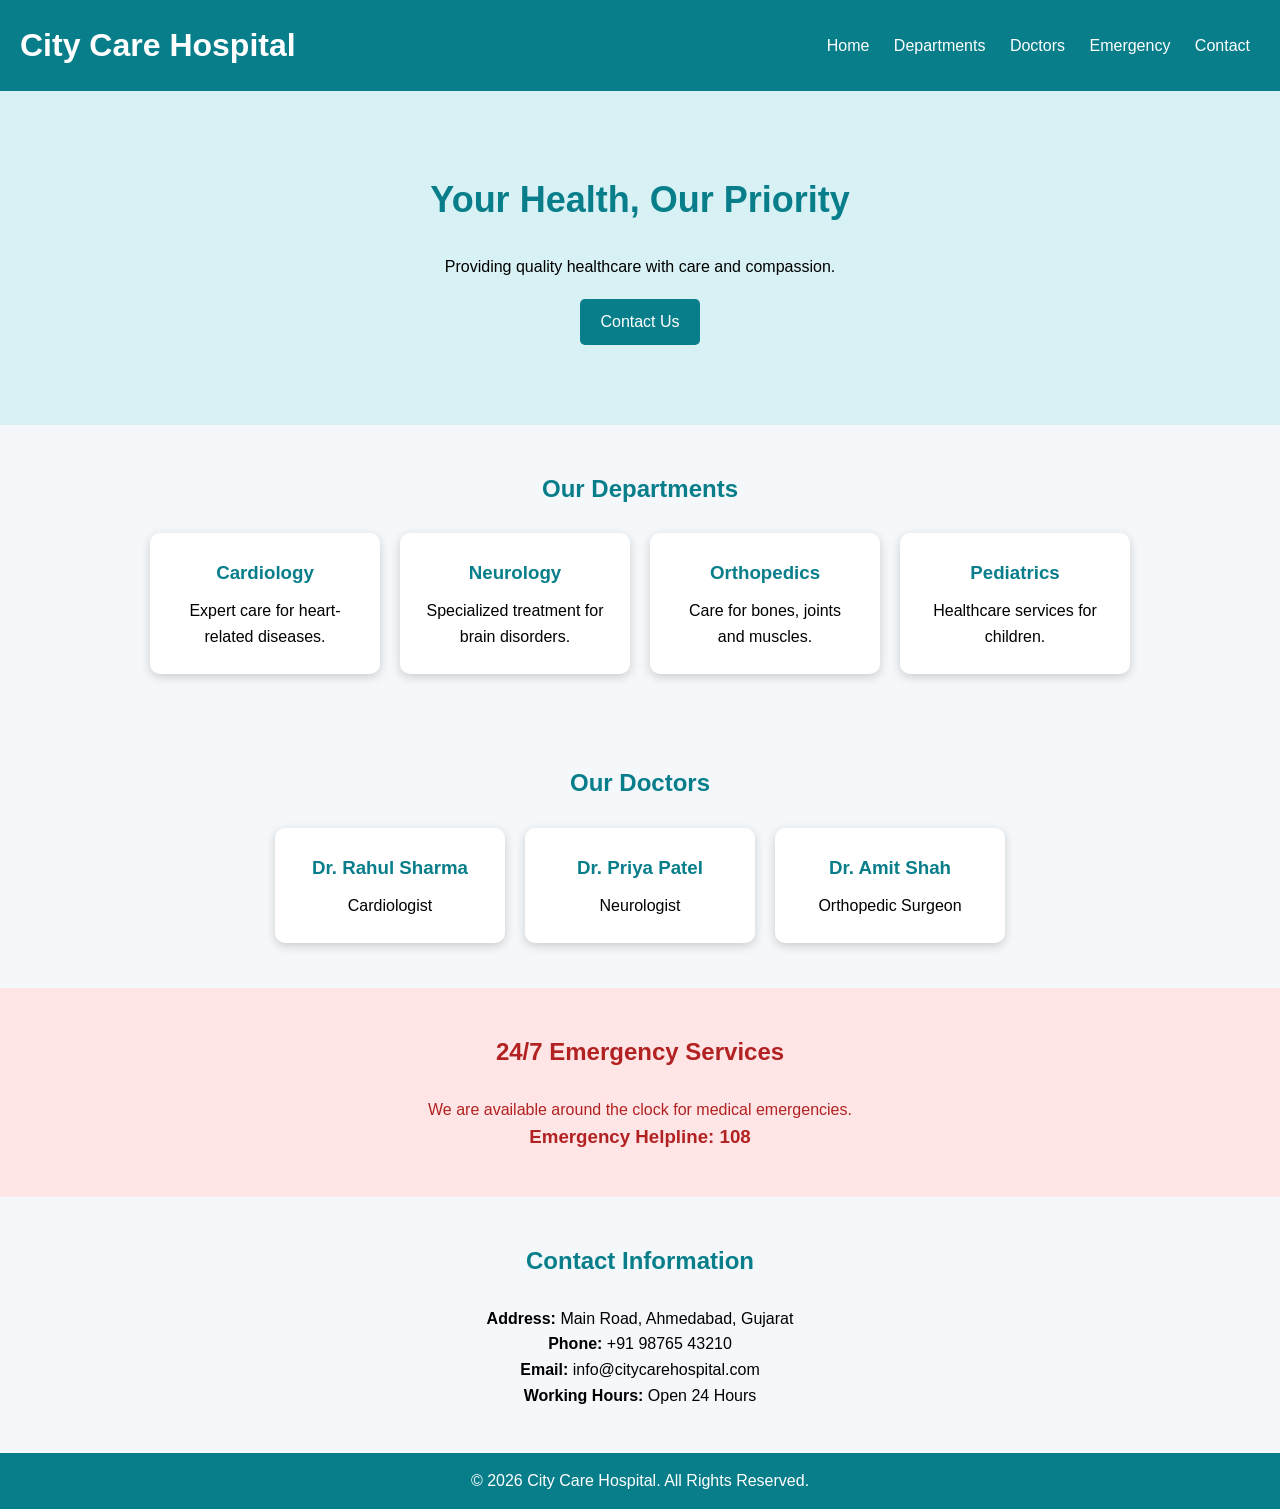
<file: practical 2/supplymentry_1/index.html>
<!DOCTYPE html>
<html lang="en">
<head>
<meta charset="UTF-8">
<meta name="viewport" content="width=device-width, initial-scale=1.0">
<title>City Care Hospital</title>
<link rel="stylesheet" href="style.css">
</head>
<body>

<header>
    <h1>City Care Hospital</h1>
    <nav>
        <a href="#home">Home</a>
        <a href="#departments">Departments</a>
        <a href="#doctors">Doctors</a>
        <a href="#emergency">Emergency</a>
        <a href="#contact">Contact</a>
    </nav>
</header>

<section id="home" class="hero">
    <h2>Your Health, Our Priority</h2>
    <p>Providing quality healthcare with care and compassion.</p>
    <a href="#contact" class="btn">Contact Us</a>
</section>

<section id="departments">
    <h2>Our Departments</h2>
    <div class="container">
        <div class="card">
            <h3>Cardiology</h3>
            <p>Expert care for heart-related diseases.</p>
        </div>
        <div class="card">
            <h3>Neurology</h3>
            <p>Specialized treatment for brain disorders.</p>
        </div>
        <div class="card">
            <h3>Orthopedics</h3>
            <p>Care for bones, joints and muscles.</p>
        </div>
        <div class="card">
            <h3>Pediatrics</h3>
            <p>Healthcare services for children.</p>
        </div>
    </div>
</section>

<section id="doctors">
    <h2>Our Doctors</h2>
    <div class="container">
        <div class="card">
            <h3>Dr. Rahul Sharma</h3>
            <p>Cardiologist</p>
        </div>
        <div class="card">
            <h3>Dr. Priya Patel</h3>
            <p>Neurologist</p>
        </div>
        <div class="card">
            <h3>Dr. Amit Shah</h3>
            <p>Orthopedic Surgeon</p>
        </div>
    </div>
</section>

<section id="emergency" class="emergency">
    <h2>24/7 Emergency Services</h2>
    <p>We are available around the clock for medical emergencies.</p>
    <h3>Emergency Helpline: 108</h3>
</section>

<section id="contact">
    <h2>Contact Information</h2>
    <p><b>Address:</b> Main Road, Ahmedabad, Gujarat</p>
    <p><b>Phone:</b> +91 98765 43210</p>
    <p><b>Email:</b> info@citycarehospital.com</p>
    <p><b>Working Hours:</b> Open 24 Hours</p>
</section>

<footer>
    <p>&copy; 2026 City Care Hospital. All Rights Reserved.</p>
</footer>

</body>
</html>
</file>
<file: practical 1 /style.css>
body {
            font-family: Arial, Helvetica, sans-serif;
            background-color: #f4f8f4;
            color: #333333;
            margin: 0;
            line-height: 1.6;
        }

        header {
            background-color: #2e7d32;
            color: white;
            text-align: center;
            padding: 25px 20px;
        }

        header p {
            color: #e8f5e9;
        }

        nav {
            background-color: #1b5e20;
            text-align: center;
            padding: 10px;
        }

        nav ul {
            list-style: none;
            margin: 0;
            padding: 0;
        }

        nav li {
            display: inline;
            margin: 0 8px;
        }

        nav a {
            color: white;
            text-decoration: none;
            padding: 8px 12px;
            border-radius: 4px;
        }

        nav a:hover {
            background-color: #2e7d32;
        }

        main {
            max-width: 900px;
            margin: 20px auto;
            padding: 0 15px;
        }

        section, aside {
            background-color: white;
            border: 1px solid #dde8dd;
            border-radius: 6px;
            padding: 20px;
            margin-bottom: 20px;
            box-shadow: 0 2px 4px rgba(0, 0, 0, 0.08);
        }

        h2 {
            color: #2e7d32;
            border-bottom: 2px solid #a5d6a7;
            padding-bottom: 6px;
        }

        .banner {
            background-color: #66bb6a;
            color: white;
            text-align: center;
            font-size: 20px;
            padding: 40px 20px;
        }

        table {
            border-collapse: collapse;
            width: 100%;
        }

        th, td {
            border: 1px solid #c8e6c9;
            padding: 8px;
            text-align: left;
        }

        th {
            background-color: #e8f5e9;
        }

        footer {
            background-color: #1b5e20;
            color: #e8f5e9;
            text-align: center;
            padding: 15px;
        }
</file>
<file: practical 2/style.css>
* {
    margin: 0;
    padding: 0;
    box-sizing: border-box;
}

body {
    font-family: Arial, Helvetica, sans-serif;
    background-color: #f4f6f9;
    color: #333333;
    line-height: 1.6;
}

header {
    background-color: #1f3a63;
    color: white;
    padding: 15px 30px;
}

.logo h1 {
    font-size: 24px;
    color: #ffffff;
}

.logo p {
    font-size: 14px;
    color: #c9d6ea;
}

nav {
    display: flex;
    flex-wrap: wrap;
    gap: 20px;
    margin-top: 10px;
}

nav a {
    color: white;
    text-decoration: none;
    padding: 8px 14px;
    border: 1px solid #3a5a8c;
    border-radius: 4px;
}

nav a:hover {
    background-color: #2c4a77;
    border-color: #ffffff;
}

.banner {
    background-color: #1f3a63;
    color: white;
    text-align: center;
    padding: 50px 20px;
    margin-bottom: 20px;
    border-radius: 8px;
}

.banner h2 {
    color: #e8a13a;
    border-bottom: none;
    font-size: 26px;
}

.banner p {
    font-size: 17px;
    color: #c9d6ea;
}

main {
    max-width: 1100px;
    margin: 0 auto;
    padding: 20px;
}

section, aside {
    background-color: white;
    border: 1px solid #dddddd;
    border-radius: 8px;
    padding: 20px;
    margin-bottom: 20px;
    box-shadow: 0 2px 4px rgba(0, 0, 0, 0.08);
}

h2 {
    color: #1f3a63;
    font-size: 22px;
    margin-bottom: 10px;
    border-bottom: 3px solid #e8a13a;
    padding-bottom: 6px;
}

h3 {
    color: #1f3a63;
    font-size: 17px;
    margin-bottom: 8px;
}

#about {
    background-color: #eef3fa;
}

#about p {
    margin-bottom: 10px;
}

.card-grid {
    display: grid;
    grid-template-columns: repeat(2, 1fr);
    gap: 20px;
}

.card {
    background-color: #ffffff;
    border: 1px solid #d5dce6;
    border-left: 5px solid #e8a13a;
    border-radius: 6px;
    padding: 15px;
    box-shadow: 0 2px 4px rgba(0, 0, 0, 0.06);
}

.card:hover {
    border-left-color: #1f3a63;
}

.side-layout {
    display: grid;
    grid-template-columns: 2fr 1fr;
    gap: 20px;
}

.side-layout section, .side-layout aside {
    margin-bottom: 0;
}

ul {
    padding-left: 20px;
}

li {
    margin-bottom: 8px;
}

aside a {
    color: #1f3a63;
    text-decoration: none;
}

aside a:hover {
    text-decoration: underline;
    color: #e8a13a;
}

#contact p {
    margin-bottom: 8px;
}

footer {
    background-color: #1f3a63;
    color: #c9d6ea;
    text-align: center;
    padding: 15px;
    font-size: 14px;
}

@media (max-width: 768px) {

    nav {
        flex-direction: column;
        gap: 8px;
    }

    .card-grid {
        grid-template-columns: 1fr;
    }

    .side-layout {
        grid-template-columns: 1fr;
    }

    main {
        padding: 12px;
    }

    .logo h1 {
        font-size: 20px;
    }
}

@media (max-width: 480px) {

    body {
        font-size: 15px;
    }

    header {
        padding: 12px;
    }

    section, aside {
        padding: 12px;
    }

    h2 {
        font-size: 19px;
    }
}
</file>
<file: practical-3/style.css>
body {
    font-family: Arial, sans-serif;
    margin: 0;
    background-color: #f2f2f2;
}

.container {
    width: 80%;
    max-width: 800px;
    margin: 30px auto;
}

h1,
h2 {
    text-align: center;
}

.card,
.result {
    background-color: white;
    padding: 20px;
    margin-top: 20px;
    border-radius: 8px;
}

label {
    display: block;
    margin-top: 10px;
}

input,
select {
    width: 95%;
    padding: 10px;
    margin-top: 5px;
}

button {
    padding: 10px 15px;
    margin-top: 15px;
    margin-right: 10px;
    cursor: pointer;
}

table {
    width: 100%;
    margin-top: 15px;
    border-collapse: collapse;
}

th,
td {
    padding: 10px;
    text-align: center;
}
</file>
<file: practical 1 /supplymentry-1/style.css>
* {
    margin: 0;
    padding: 0;
    box-sizing: border-box;
}

body {
    font-family: Arial, sans-serif;
    line-height: 1.6;
    background-color: #f4f6f9;
    color: #333;
}

header {
    background-color: #102a43;
    color: white;
    text-align: center;
    padding: 25px;
}

nav {
    margin-top: 15px;
}

nav a {
    color: white;
    text-decoration: none;
    margin: 10px;
    font-weight: bold;
}

nav a:hover {
    color: #f4c542;
}

.hero {
    background-color: #243b55;
    color: white;
    text-align: center;
    padding: 80px 20px;
}

.hero h2 {
    font-size: 32px;
    margin-bottom: 15px;
}

.btn {
    display: inline-block;
    background-color: #f4c542;
    color: #102a43;
    padding: 10px 20px;
    margin-top: 20px;
    text-decoration: none;
    border-radius: 5px;
}

section {
    padding: 40px 10%;
}

section h2 {
    color: #102a43;
    margin-bottom: 20px;
    text-align: center;
}

.cards {
    display: flex;
    gap: 20px;
    justify-content: center;
    flex-wrap: wrap;
}

.card {
    background-color: white;
    padding: 25px;
    flex: 1 1 220px;
    text-align: center;
    border-radius: 8px;
    box-shadow: 0 2px 8px #ccc;
}

.card h3 {
    color: #243b55;
    margin-bottom: 10px;
}

.event {
    background-color: white;
    padding: 20px;
    margin: 15px 0;
    border-left: 5px solid #f4c542;
    border-radius: 5px;
}

address {
    text-align: center;
    font-style: normal;
}

footer {
    background-color: #102a43;
    color: white;
    text-align: center;
    padding: 20px;
}

@media (max-width: 600px) {
    nav a {
        display: inline-block;
        margin: 5px;
    }

    .hero h2 {
        font-size: 25px;
    }

    section {
        padding: 30px 5%;
    }
}
</file>
<file: practical 1 /supplymentry-2/style.css>
* {
    margin: 0;
    padding: 0;
    box-sizing: border-box;
}

body {
    font-family: Arial, sans-serif;
    line-height: 1.6;
    background-color: #f4f8f5;
    color: #333;
}

/* Header */
header {
    background-color: #14532d;
    color: white;
    text-align: center;
    padding: 25px;
}

header h1 {
    margin-bottom: 5px;
}

nav {
    margin-top: 15px;
}

nav a {
    color: white;
    text-decoration: none;
    margin: 10px;
    font-weight: bold;
}

nav a:hover {
    color: #a7f3d0;
}

/* Hero Section */
.hero {
    background-color: #d1fae5;
    text-align: center;
    padding: 70px 20px;
}

.hero h2 {
    color: #14532d;
    font-size: 32px;
    margin-bottom: 15px;
}

.btn {
    display: inline-block;
    background-color: #15803d;
    color: white;
    padding: 10px 20px;
    margin-top: 20px;
    text-decoration: none;
    border-radius: 5px;
}

.btn:hover {
    background-color: #14532d;
}

/* General Sections */
section {
    padding: 40px 10%;
}

section h2 {
    text-align: center;
    color: #14532d;
    margin-bottom: 20px;
}

/* Project Cards */
.cards {
    display: flex;
    justify-content: center;
    gap: 20px;
    flex-wrap: wrap;
}

.card {
    background-color: white;
    padding: 25px;
    flex: 1 1 220px;
    text-align: center;
    border-radius: 8px;
    box-shadow: 0 2px 8px #ccc;
}

.card h3 {
    color: #15803d;
    margin-bottom: 10px;
}

/* Donation Box */
.donation-box {
    background-color: white;
    padding: 25px;
    max-width: 500px;
    margin: auto;
    border-left: 5px solid #15803d;
    border-radius: 5px;
}

.donation-box h3 {
    color: #14532d;
    margin-bottom: 10px;
}

/* Contact */
address {
    text-align: center;
    font-style: normal;
}

/* Footer */
footer {
    background-color: #14532d;
    color: white;
    text-align: center;
    padding: 20px;
}

/* Responsive Design */
@media (max-width: 600px) {
    nav a {
        display: inline-block;
        margin: 5px;
    }

    .hero h2 {
        font-size: 24px;
    }

    section {
        padding: 30px 5%;
    }
}
</file>
<file: practical 2/supplymentry-2/style.css>
* {
    margin: 0;
    padding: 0;
    box-sizing: border-box;
}

html {
    scroll-behavior: smooth;
}

body {
    font-family: Arial, sans-serif;
    background: #f5f5f5;
}

/* Navigation using Flexbox */
header {
    background: #222;
    color: white;
    padding: 20px;
    display: flex;
    justify-content: space-between;
    align-items: center;
    flex-wrap: wrap;
}

nav {
    display: flex;
    gap: 20px;
}

nav a {
    color: white;
    text-decoration: none;
}

nav a:hover {
    color: orange;
}

/* Main Banner */
.banner {
    background: #ffcc80;
    text-align: center;
    padding: 70px 20px;
}

.banner h2 {
    font-size: 35px;
    margin-bottom: 10px;
}

.btn {
    display: inline-block;
    background: #222;
    color: white;
    padding: 12px 25px;
    text-decoration: none;
    margin-top: 20px;
    border-radius: 5px;
}

/* Promotional Banners using Flexbox */
.offers {
    display: flex;
    gap: 20px;
    padding: 30px;
    flex-wrap: wrap;
}

.offer {
    flex: 1;
    min-width: 220px;
    background: #e3f2fd;
    padding: 35px;
    text-align: center;
    border-radius: 10px;
}

/* Products using CSS Grid */
#products {
    padding: 30px;
    text-align: center;
}

#products h2 {
    margin-bottom: 25px;
}

.product-grid {
    display: grid;
    grid-template-columns: repeat(4, 1fr);
    gap: 20px;
}

.product {
    background: white;
    padding: 25px;
    border-radius: 10px;
    box-shadow: 0 3px 8px #ccc;
}

.product-image {
    font-size: 55px;
    margin-bottom: 15px;
}

.product h3 {
    margin-bottom: 10px;
}

.product p {
    color: #e65100;
    font-weight: bold;
    margin-bottom: 15px;
}

button {
    background: #222;
    color: white;
    border: none;
    padding: 10px 18px;
    cursor: pointer;
    border-radius: 5px;
}

button:hover {
    background: #e65100;
}

/* Delivery Section */
.delivery {
    background: #c8e6c9;
    text-align: center;
    padding: 35px 20px;
    margin-top: 30px;
}

/* Footer */
footer {
    background: #222;
    color: white;
    text-align: center;
    padding: 25px;
    line-height: 1.8;
}

/* Responsive Design */
@media (max-width: 768px) {
    header {
        flex-direction: column;
        gap: 15px;
    }

    .product-grid {
        grid-template-columns: repeat(2, 1fr);
    }

    .banner h2 {
        font-size: 28px;
    }
}

@media (max-width: 480px) {
    nav {
        flex-wrap: wrap;
        justify-content: center;
        gap: 12px;
    }

    .product-grid {
        grid-template-columns: 1fr;
    }

    .offers {
        padding: 15px;
    }
}
</file>
<file: practical 2/supplymentry_1/style.css>
* {
    margin: 0;
    padding: 0;
    box-sizing: border-box;
}

html {
    scroll-behavior: smooth;
}

body {
    font-family: Arial, sans-serif;
    line-height: 1.6;
    background: #f4f8fb;
}

header {
    background: #087e8b;
    color: white;
    padding: 20px;
    display: flex;
    justify-content: space-between;
    align-items: center;
    flex-wrap: wrap;
}

nav a {
    color: white;
    text-decoration: none;
    margin: 10px;
}

nav a:hover {
    color: #ffdd57;
}

.hero {
    background: #d8f1f4;
    text-align: center;
    padding: 80px 20px;
}

.hero h2 {
    font-size: 36px;
    color: #087e8b;
}

.btn {
    display: inline-block;
    background: #087e8b;
    color: white;
    padding: 10px 20px;
    margin-top: 20px;
    text-decoration: none;
    border-radius: 5px;
}

section {
    padding: 45px 20px;
    text-align: center;
}

section h2 {
    color: #087e8b;
    margin-bottom: 25px;
}

.container {
    display: flex;
    justify-content: center;
    flex-wrap: wrap;
    gap: 20px;
}

.card {
    background: white;
    padding: 25px;
    width: 230px;
    border-radius: 10px;
    box-shadow: 0 3px 10px #ccc;
}

.card h3 {
    color: #087e8b;
    margin-bottom: 10px;
}

.emergency {
    background: #ffe5e5;
    color: #b22222;
}

.emergency h2 {
    color: #b22222;
}

footer {
    background: #087e8b;
    color: white;
    text-align: center;
    padding: 15px;
}

@media (max-width: 600px) {
    header {
        flex-direction: column;
        text-align: center;
    }

    nav {
        margin-top: 15px;
    }

    nav a {
        display: inline-block;
        margin: 5px;
    }

    .hero h2 {
        font-size: 27px;
    }

    .card {
        width: 100%;
    }
}
</file>
